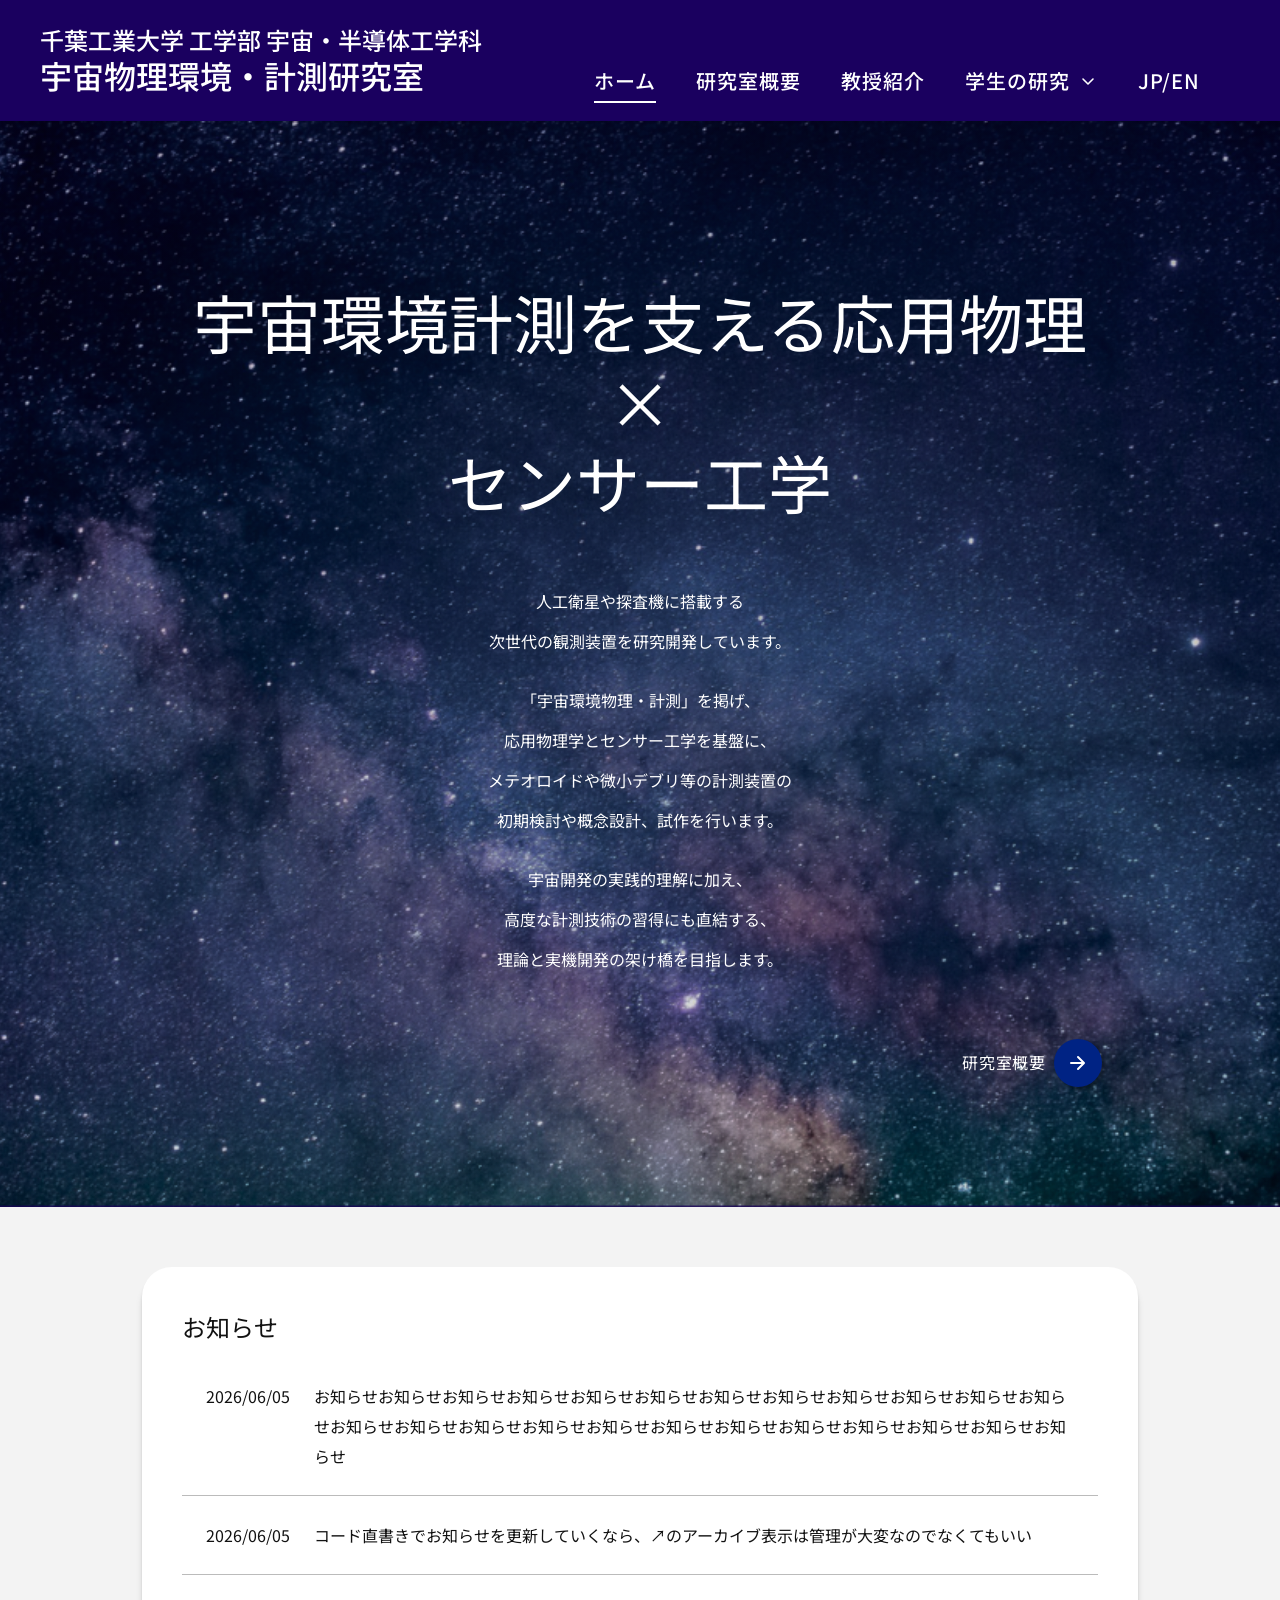
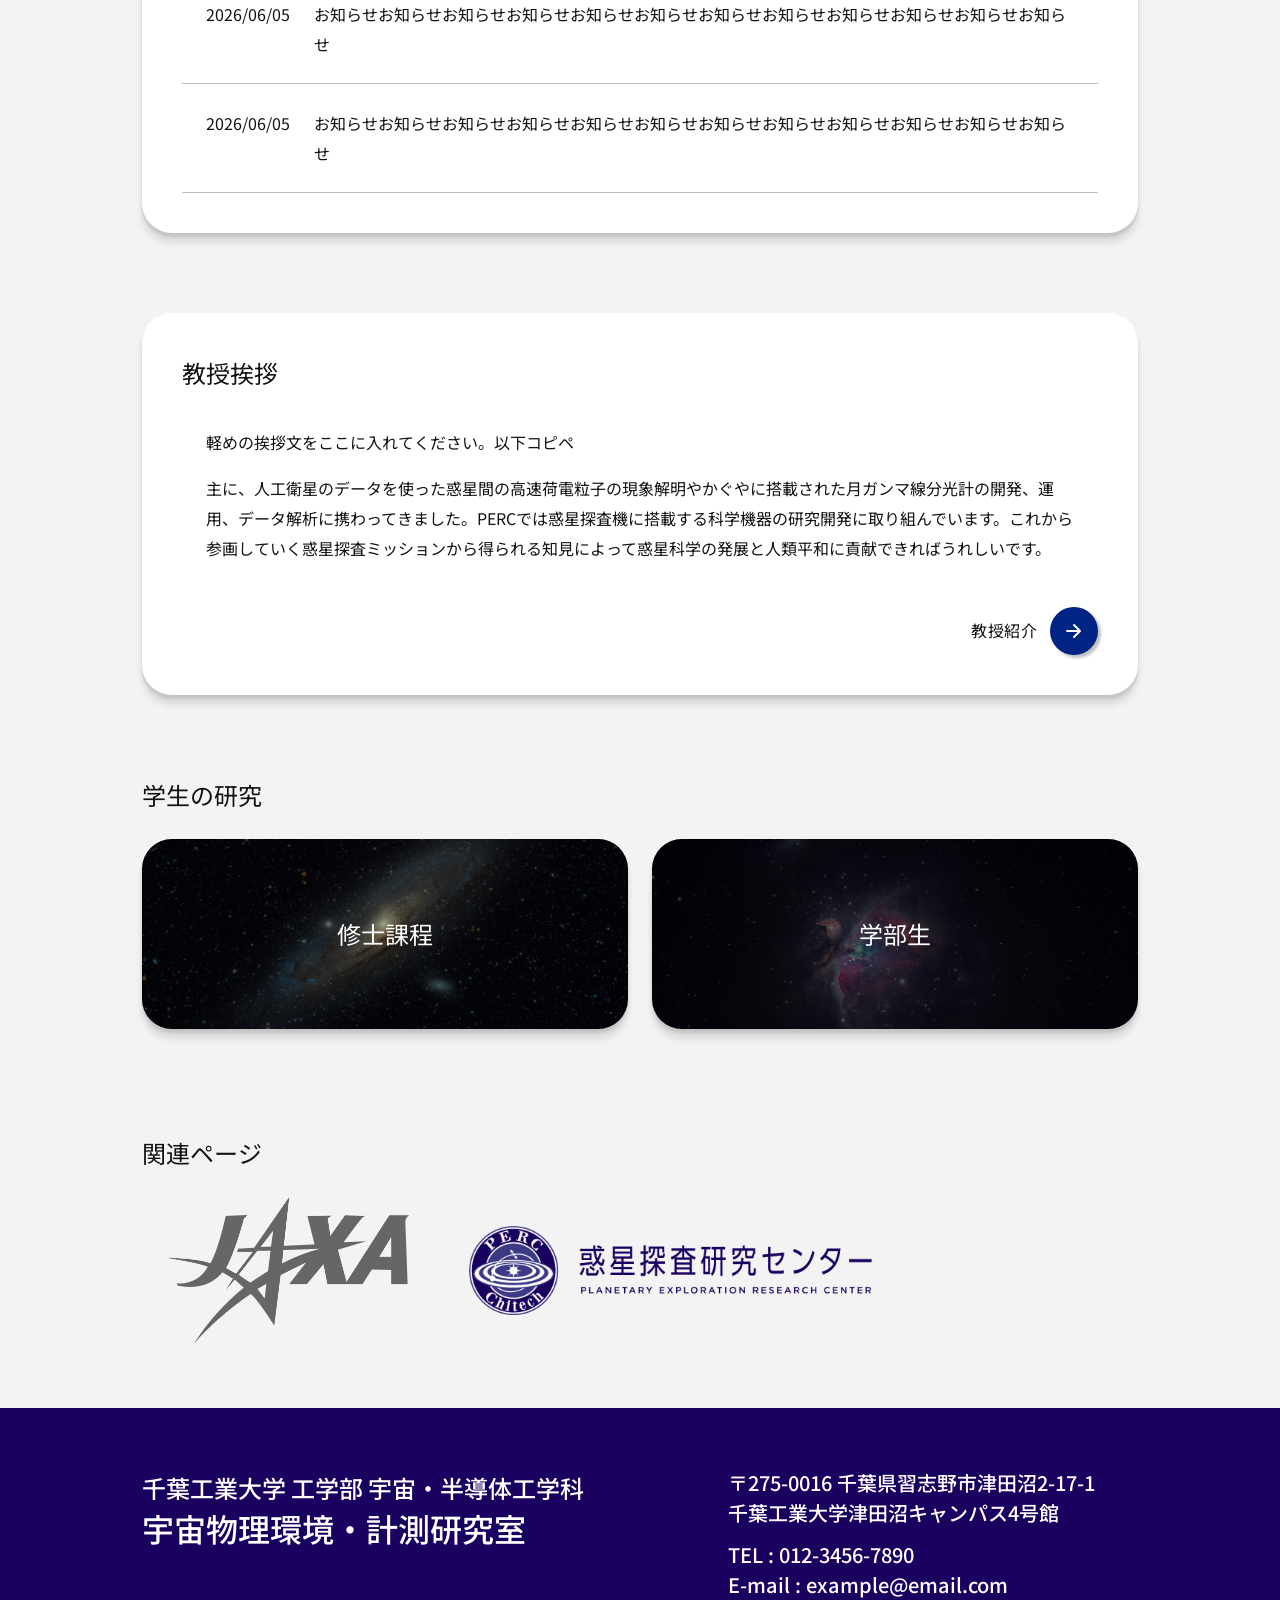
<file: index.html>
<!DOCTYPE html>
<html lang="ja">
<head>
<meta charset="UTF-8">
<meta name="viewport" content="width=device-width, initial-scale=1.0">
<title>宇宙物理環境・計測研究室 | 千葉工業大学</title>
<link rel="preconnect" href="https://fonts.googleapis.com">
<link rel="preconnect" href="https://fonts.gstatic.com" crossorigin>
<link href="https://fonts.googleapis.com/css2?family=Noto+Sans+JP:wght@300;400;500&family=Noto+Sans:wght@400;500&display=swap" rel="stylesheet">
<link rel="stylesheet" href="style.css">
</head>
<body>

<!-- ============ HEADER ============ -->
<div id="site-header"></div>

<!-- ============ HERO ============ -->
<section class="hero" id="about">
  <div class="hero__bg">
    <img src="./images/hero-bg.jpg" alt="">
  </div>
  <h1 class="hero__title">宇宙環境計測を支える応用物理<br>×<br>センサー工学</h1>
  <div class="hero__lead">
    <p data-en="We develop next-generation observation instruments<br>for satellites and exploration spacecraft.">人工衛星や探査機に搭載する<br>次世代の観測装置を研究開発しています。</p>
    <p data-en="Under the theme of 'Space Environment Physics and Measurement,'<br>and grounded in applied physics and sensor engineering,<br>we carry out initial studies, conceptual design, and prototyping<br>of measurement instruments for meteoroids and micro-debris.">「宇宙環境物理・計測」を掲げ、<br>応用物理学とセンサー工学を基盤に、<br>メテオロイドや微小デブリ等の計測装置の<br>初期検討や概念設計、試作を行います。</p>
    <p data-en="Beyond a practical understanding of space development,<br>we aim to bridge theory and real-hardware development,<br>directly fostering mastery of advanced measurement technologies.">宇宙開発の実践的理解に加え、<br>高度な計測技術の習得にも直結する、<br>理論と実機開発の架け橋を目指します。</p>
  </div>
  <div class="hero__cta-row">
    <a class="hero__cta" href="about.html">研究室概要
      <span class="btn-circle">
        <svg viewBox="0 0 24 24" fill="none" aria-hidden="true"><path d="M5 12h12M12 6l6 6-6 6" stroke="#fff" stroke-width="2" stroke-linecap="round" stroke-linejoin="round"/></svg>
      </span>
    </a>
  </div>
</section>

<!-- ============ NEWS ============ -->
<section class="section section--news" id="news">
  <div class="card">
    <div class="card__head">
      <h2>お知らせ</h2>
    </div>
    <div class="news-item">
      <time>2026/06/05</time>
      <p>お知らせお知らせお知らせお知らせお知らせお知らせお知らせお知らせお知らせお知らせお知らせお知らせお知らせお知らせお知らせお知らせお知らせお知らせお知らせお知らせお知らせお知らせお知らせお知らせ</p>
    </div>
    <div class="news-item">
      <time>2026/06/05</time>
      <p>コード直書きでお知らせを更新していくなら、↗️のアーカイブ表示は管理が大変なのでなくてもいい</p>
    </div>
    <div class="news-item">
      <time>2026/06/05</time>
      <p>お知らせお知らせお知らせお知らせお知らせお知らせお知らせお知らせお知らせお知らせお知らせお知らせ</p>
    </div>
    <div class="news-item">
      <time>2026/06/05</time>
      <p>お知らせお知らせお知らせお知らせお知らせお知らせお知らせお知らせお知らせお知らせお知らせお知らせ</p>
    </div>
  </div>
</section>

<!-- ============ PROFESSOR ============ -->
<section class="section section--professor" id="professor">
  <div class="card">
    <div class="card__head">
      <h2>教授挨拶</h2>
    </div>
    <div class="professor__body">
      <p>軽めの挨拶文をここに入れてください。以下コピペ</p>
      <p>主に、人工衛星のデータを使った惑星間の高速荷電粒子の現象解明やかぐやに搭載された月ガンマ線分光計の開発、運用、データ解析に携わってきました。PERCでは惑星探査機に搭載する科学機器の研究開発に取り組んでいます。これから参画していく惑星探査ミッションから得られる知見によって惑星科学の発展と人類平和に貢献できればうれしいです。</p>
    </div>
    <div class="card__foot">
      <a class="card__link" href="professor.html">
        <span>教授紹介</span>
        <span class="btn-circle">
          <svg viewBox="0 0 24 24" fill="none" aria-hidden="true"><path d="M5 12h12M12 6l6 6-6 6" stroke="#fff" stroke-width="2" stroke-linecap="round" stroke-linejoin="round"/></svg>
        </span>
      </a>
    </div>
  </div>
</section>

<!-- ============ STUDENT RESEARCH ============ -->
<section class="section" id="research">
  <h2 class="section__title">学生の研究</h2>
  <div class="research__grid">
    <a class="research-card" href="students-master.html">
      <img src="./images/research-master.jpg" alt="">
      <span>修士課程</span>
    </a>
    <a class="research-card" href="students-undergrad.html">
      <img src="./images/research-undergrad.jpg" alt="">
      <span>学部生</span>
    </a>
  </div>
</section>

<!-- ============ RELATED PAGES ============ -->
<section class="section" id="related">
  <h2 class="section__title">関連ページ</h2>
  <div class="related__logos">
    <a href="https://www.isas.jaxa.jp/" target="_blank" rel="noopener noreferrer">
      <img class="logo-jaxa" src="./images/logo-jaxa.png" alt="JAXA">
    </a>
    <a href="https://www.perc.it-chiba.ac.jp/" target="_blank" rel="noopener noreferrer">
      <img class="logo-perc" src="./images/logo-perc.png" alt="惑星探査研究センター PERC">
    </a>
  </div>
</section>

<!-- ============ FOOTER ============ -->
<div id="site-footer"></div>

<script src="components.js" defer></script>
<script src="script.js" defer></script>
</body>
</html>
</file>
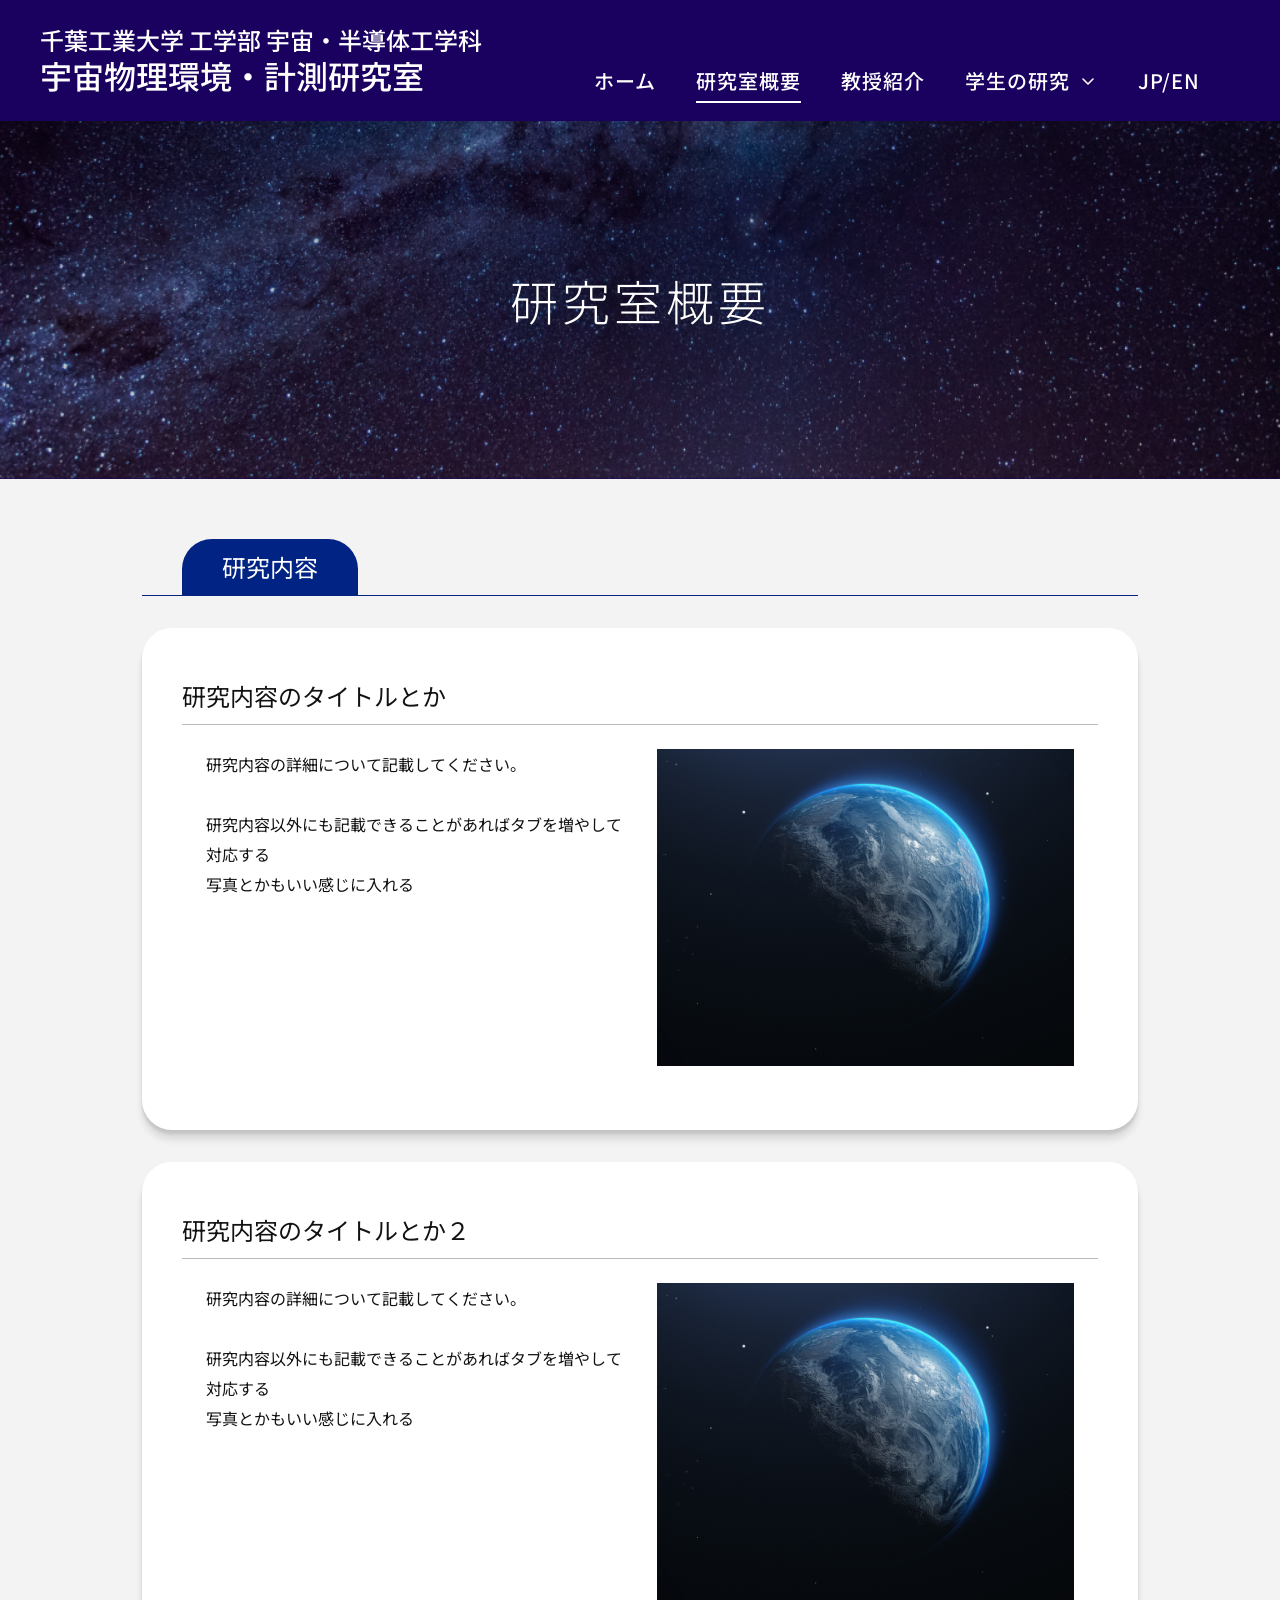
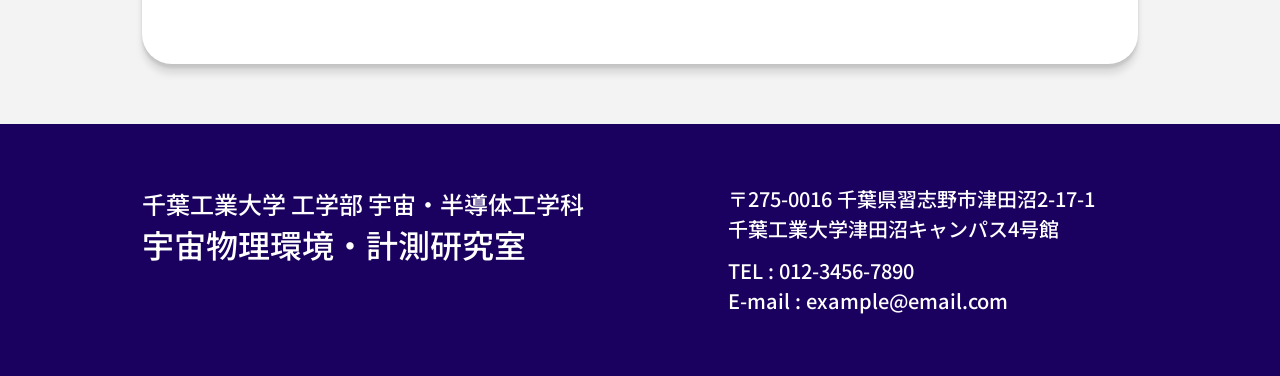
<file: about.html>
<!DOCTYPE html>
<html lang="ja">
<head>
<meta charset="UTF-8">
<meta name="viewport" content="width=device-width, initial-scale=1.0">
<title>研究室概要 | 宇宙物理環境・計測研究室</title>
<link rel="preconnect" href="https://fonts.googleapis.com">
<link rel="preconnect" href="https://fonts.gstatic.com" crossorigin>
<link href="https://fonts.googleapis.com/css2?family=Noto+Sans+JP:wght@300;400;500&family=Noto+Sans:wght@400;500&display=swap" rel="stylesheet">
<link rel="stylesheet" href="style.css">
</head>
<body>

<!-- ============ HEADER ============ -->
<div id="site-header"></div>

<!-- ============ PAGE TITLE BAND ============ -->
<section class="page-hero">
  <div class="page-hero__bg">
    <img src="./images/overview-hero.jpg" alt="">
  </div>
  <h1>研究室概要</h1>
</section>

<!-- ============ OVERVIEW CONTENT ============ -->
<section class="content">
  <div class="tabs">
    <span class="tab is-active">研究内容</span>
  </div>

  <article class="card">
    <h2 class="card__title">研究内容のタイトルとか</h2>
    <div class="card__body">
      <div class="card__text">
        <p>研究内容の詳細について記載してください。</p>
        <p>研究内容以外にも記載できることがあればタブを増やして対応する<br>写真とかもいい感じに入れる</p>
      </div>
      <img class="card__img" src="./images/planet.jpg" alt="">
    </div>
  </article>

  <article class="card">
    <h2 class="card__title">研究内容のタイトルとか２</h2>
    <div class="card__body">
      <div class="card__text">
        <p>研究内容の詳細について記載してください。</p>
        <p>研究内容以外にも記載できることがあればタブを増やして対応する<br>写真とかもいい感じに入れる</p>
      </div>
      <img class="card__img" src="./images/planet.jpg" alt="">
    </div>
  </article>
</section>

<!-- ============ FOOTER ============ -->
<div id="site-footer"></div>

<script src="components.js" defer></script>
<script src="script.js" defer></script>
</body>
</html>
</file>
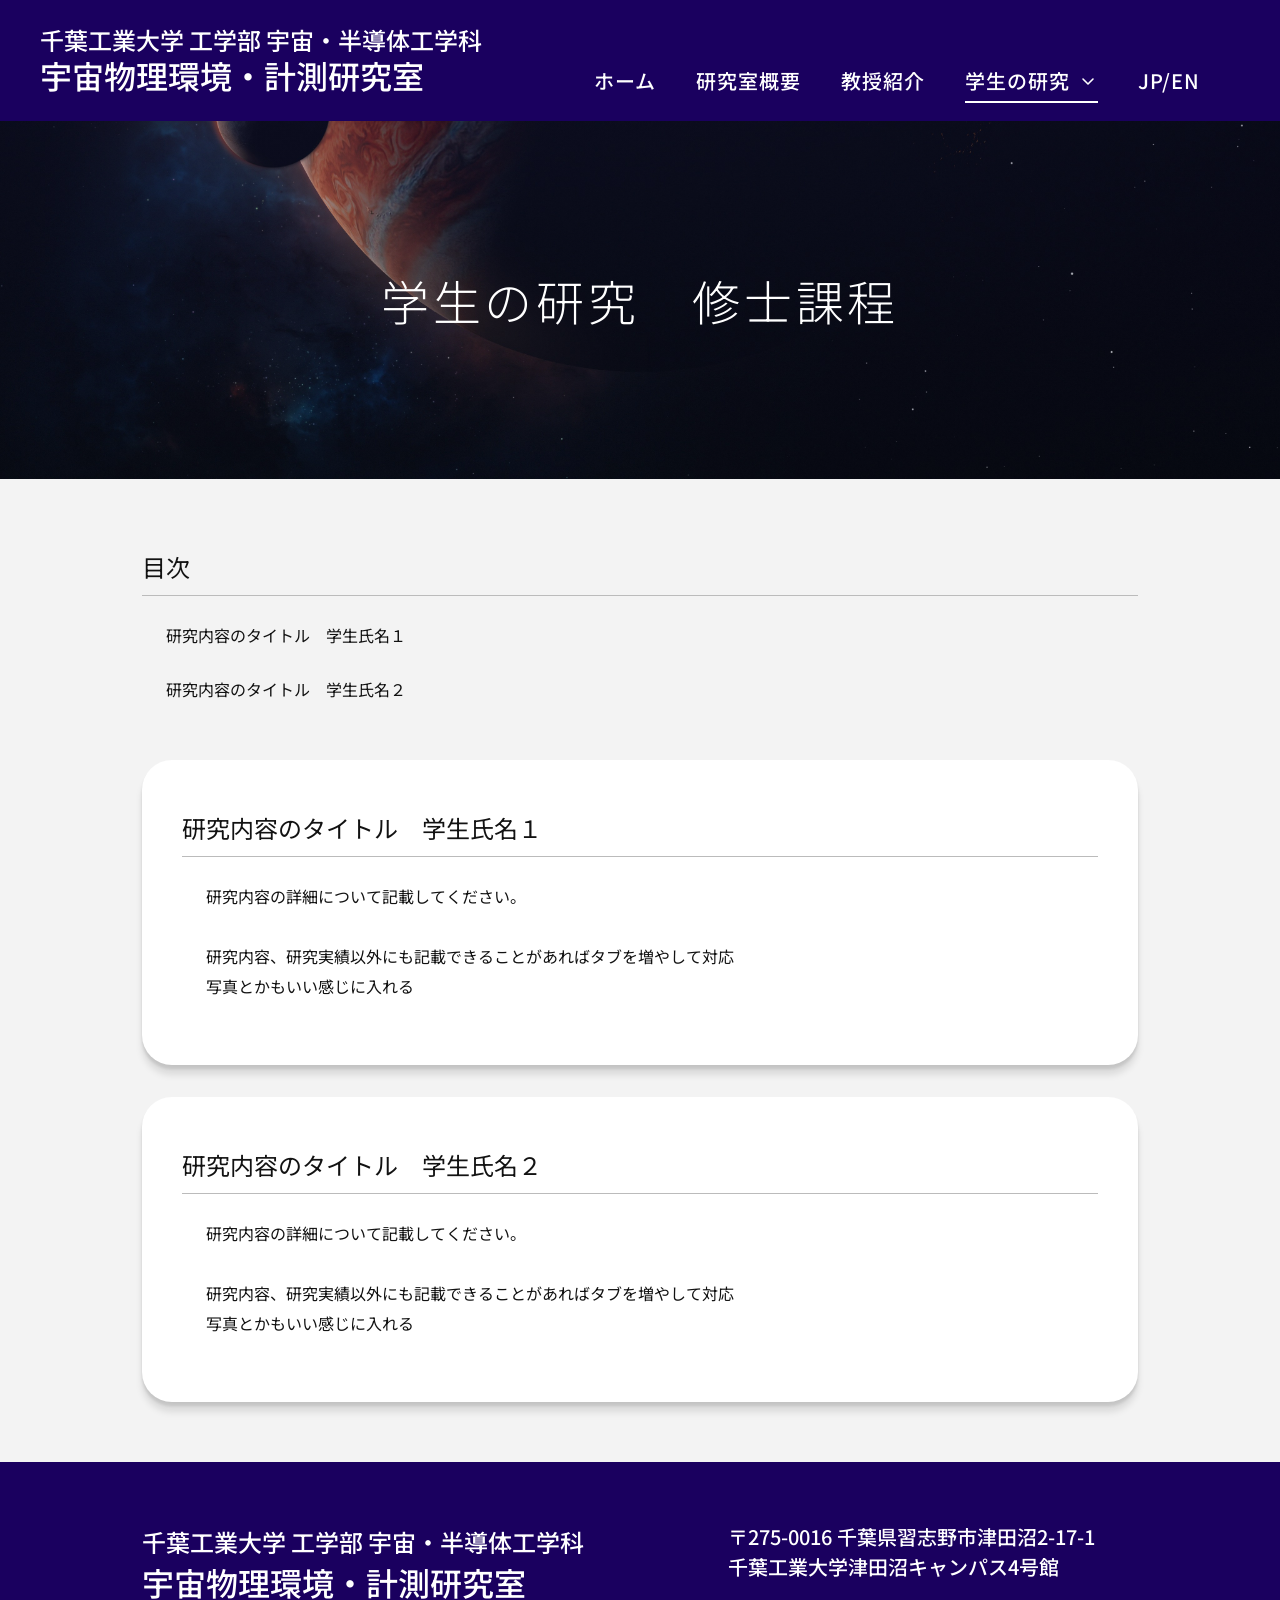
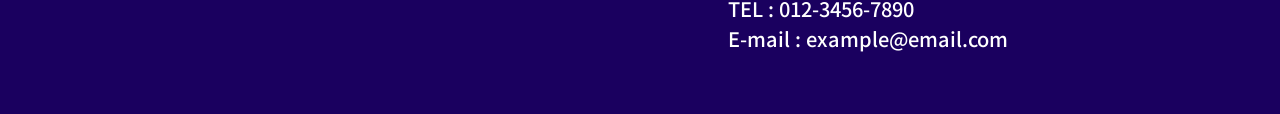
<file: students-master.html>
<!DOCTYPE html>
<html lang="ja">
<head>
<meta charset="UTF-8">
<meta name="viewport" content="width=device-width, initial-scale=1.0">
<title>学生の研究 修士課程 | 宇宙物理環境・計測研究室</title>
<link rel="preconnect" href="https://fonts.googleapis.com">
<link rel="preconnect" href="https://fonts.gstatic.com" crossorigin>
<link href="https://fonts.googleapis.com/css2?family=Noto+Sans+JP:wght@300;400;500&family=Noto+Sans:wght@400;500&display=swap" rel="stylesheet">
<link rel="stylesheet" href="style.css">
</head>
<body>

<!-- ============ HEADER ============ -->
<div id="site-header"></div>

<!-- ============ PAGE TITLE BAND ============ -->
<section class="page-hero">
  <div class="page-hero__bg">
    <img src="./images/students-master-hero.jpg" alt=""
         onerror="this.onerror=null;this.src='./images/overview-hero.jpg'">
  </div>
  <h1>学生の研究　修士課程</h1>
</section>

<!-- ============ CONTENT ============ -->
<section class="content">
  <!-- 目次 -->
  <nav class="toc" aria-label="目次">
    <h2 class="toc__title">目次</h2>
    <ul class="toc__list">
      <li><a href="#research-1">研究内容のタイトル　学生氏名１</a></li>
      <li><a href="#research-2">研究内容のタイトル　学生氏名２</a></li>
    </ul>
  </nav>

  <!-- 研究 1 -->
  <article class="card" id="research-1">
    <h2 class="card__title">研究内容のタイトル　学生氏名１</h2>
    <div class="card__body">
      <div class="card__text">
        <p>研究内容の詳細について記載してください。</p>
        <p>研究内容、研究実績以外にも記載できることがあればタブを増やして対応<br>写真とかもいい感じに入れる</p>
      </div>
    </div>
  </article>

  <!-- 研究 2 -->
  <article class="card" id="research-2">
    <h2 class="card__title">研究内容のタイトル　学生氏名２</h2>
    <div class="card__body">
      <div class="card__text">
        <p>研究内容の詳細について記載してください。</p>
        <p>研究内容、研究実績以外にも記載できることがあればタブを増やして対応<br>写真とかもいい感じに入れる</p>
      </div>
    </div>
  </article>
</section>

<!-- ============ FOOTER ============ -->
<div id="site-footer"></div>

<script src="components.js" defer></script>
<script src="script.js" defer></script>
</body>
</html>
</file>
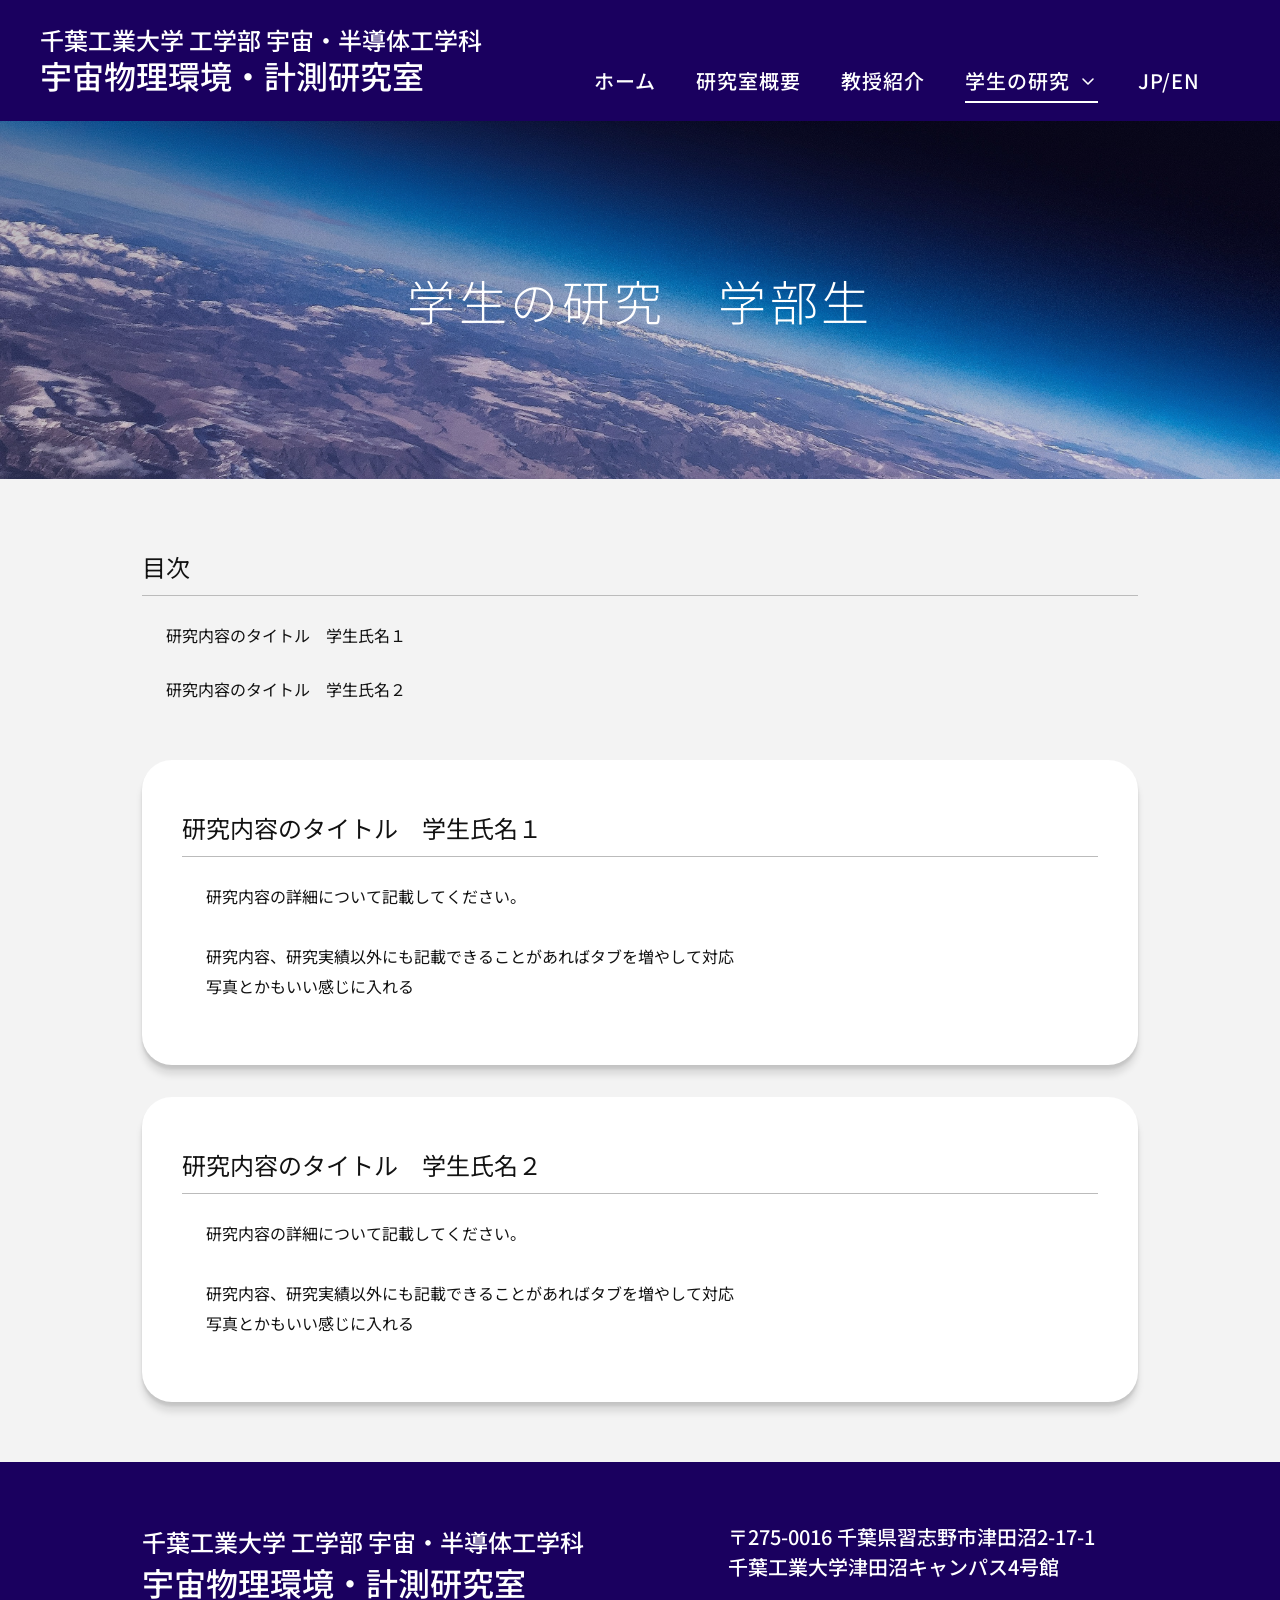
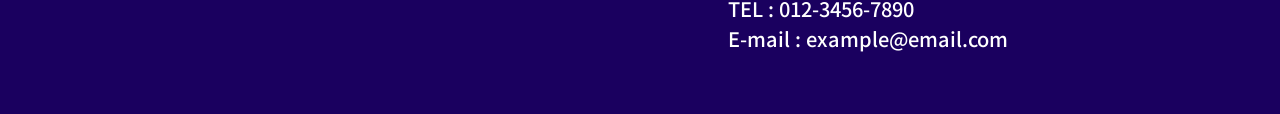
<file: students-undergrad.html>
<!DOCTYPE html>
<html lang="ja">
<head>
<meta charset="UTF-8">
<meta name="viewport" content="width=device-width, initial-scale=1.0">
<title>学生の研究 学部生 | 宇宙物理環境・計測研究室</title>
<link rel="preconnect" href="https://fonts.googleapis.com">
<link rel="preconnect" href="https://fonts.gstatic.com" crossorigin>
<link href="https://fonts.googleapis.com/css2?family=Noto+Sans+JP:wght@300;400;500&family=Noto+Sans:wght@400;500&display=swap" rel="stylesheet">
<link rel="stylesheet" href="style.css">
</head>
<body>

<!-- ============ HEADER ============ -->
<div id="site-header"></div>

<!-- ============ PAGE TITLE BAND ============ -->
<section class="page-hero">
  <div class="page-hero__bg">
    <img src="./images/students-undergrad-hero.jpg" alt=""
         onerror="this.onerror=null;this.src='./images/overview-hero.jpg'">
  </div>
  <h1>学生の研究　学部生</h1>
</section>

<!-- ============ CONTENT ============ -->
<section class="content">
  <!-- 目次 -->
  <nav class="toc" aria-label="目次">
    <h2 class="toc__title">目次</h2>
    <ul class="toc__list">
      <li><a href="#research-1">研究内容のタイトル　学生氏名１</a></li>
      <li><a href="#research-2">研究内容のタイトル　学生氏名２</a></li>
    </ul>
  </nav>

  <!-- 研究 1 -->
  <article class="card" id="research-1">
    <h2 class="card__title">研究内容のタイトル　学生氏名１</h2>
    <div class="card__body">
      <div class="card__text">
        <p>研究内容の詳細について記載してください。</p>
        <p>研究内容、研究実績以外にも記載できることがあればタブを増やして対応<br>写真とかもいい感じに入れる</p>
      </div>
    </div>
  </article>

  <!-- 研究 2 -->
  <article class="card" id="research-2">
    <h2 class="card__title">研究内容のタイトル　学生氏名２</h2>
    <div class="card__body">
      <div class="card__text">
        <p>研究内容の詳細について記載してください。</p>
        <p>研究内容、研究実績以外にも記載できることがあればタブを増やして対応<br>写真とかもいい感じに入れる</p>
      </div>
    </div>
  </article>
</section>

<!-- ============ FOOTER ============ -->
<div id="site-footer"></div>

<script src="components.js" defer></script>
<script src="script.js" defer></script>
</body>
</html>
</file>
<file: style.css>
/* =============================================================
   宇宙物理環境・計測研究室 — 共通スタイルシート
   全ページ共通（index / about / professor / students-master / students-undergrad）
   -------------------------------------------------------------
   1. デザイントークン (:root)
   2. ベース / リセット
   3. 共通コンポーネント（ボタン・ヘッダー・フッター・カード・セクション）
   4. ページ別セクション（ヒーロー / お知らせ / 学生の研究 / 関連ページ /
                          タイトル帯 / 研究内容タブ）
   5. レスポンシブ
   ============================================================= */

/* ---- 1. デザイントークン ------------------------------------ */
:root{
  --navy:#1a005f;          /* ヘッダー・フッター・濃紺 */
  --blue:#002384;          /* ボタン・タブ・アクセント */
  --bg:#f3f3f3;            /* ページ背景 */
  --ink:#121212;           /* 本文テキスト */
  --line:#bbb;             /* 区切り線 */
  --radius:30px;           /* カード角丸 */
  --shadow-card:0 10px 7.5px rgba(0,0,0,.1), 0 4px 3px rgba(0,0,0,.1);
  --pad-side:clamp(20px, 11.1vw, 160px);  /* セクション左右余白 */
  --font-jp:"Noto Sans JP","Hiragino Kaku Gothic ProN","Hiragino Sans","Yu Gothic",Meiryo,sans-serif;
}

/* ---- 2. ベース / リセット ----------------------------------- */
*{box-sizing:border-box;margin:0;padding:0;}
html{scroll-behavior:smooth;}
body{
  font-family:var(--font-jp);
  background:var(--bg);
  color:var(--ink);
  line-height:1.6;
  -webkit-font-smoothing:antialiased;
}
img{display:block;max-width:100%;}
a{text-decoration:none;color:inherit;}

/* ---- 3. 共通コンポーネント ---------------------------------- */

/* 3-1 円形矢印ボタン */
.btn-circle{
  flex:0 0 auto;
  width:48px;height:48px;border-radius:50%;
  background:var(--blue);
  display:inline-flex;align-items:center;justify-content:center;
  box-shadow:3px 3px 3px rgba(0,0,0,.25);
}
.btn-circle svg{width:24px;height:24px;}

/* ページ先頭へ戻るボタン（スマホのみ・下スクロールで右下に出現） */
.to-top{
  position:fixed;right:clamp(16px,4vw,32px);bottom:clamp(16px,4vw,32px);
  width:52px;height:52px;border-radius:50%;border:0;
  background:#fff;cursor:pointer;
  display:none;align-items:center;justify-content:center;
  box-shadow:0 6px 16px rgba(0,0,0,.25);
  opacity:0;visibility:hidden;transform:translateY(12px);
  transition:opacity .25s ease, transform .25s ease, visibility .25s;
  z-index:10;overflow:visible;
}
.to-top.is-visible{opacity:1;visibility:visible;transform:none;}
.to-top:hover{filter:brightness(1.05);transform:translateY(-2px);}
.to-top svg,.to-top img{width:32px;height:32px;display:block;}
/* 先頭へ戻る：クリックでロケットが上へ発射 */
.to-top.is-launching{pointer-events:none;z-index:9999;}
.to-top.is-launching:hover{transform:none;}
.to-top.is-launching img{animation:rocket-blastoff .9s cubic-bezier(.45,0,.85,.3) forwards;}
@keyframes rocket-blastoff{
  0%{transform:translateY(0) scale(1);opacity:1;animation-timing-function:ease-out;}
  16%{transform:translateY(8px) scale(.92);opacity:1;animation-timing-function:cubic-bezier(.4,0,.7,.55);}
  90%{opacity:1;}
  100%{transform:translateY(-125vh) scale(.55);opacity:0;}
}

/* 3-2 ヘッダー */
.site-header{
  background:var(--navy);color:#fff;
  position:relative;z-index:20;
  display:flex;align-items:flex-end;justify-content:space-between;
  gap:24px;flex-wrap:wrap;
  padding:24px 80px 24px 40px;
}
.site-header__title p:first-child{font-weight:500;font-size:24px;line-height:1.3;}
.site-header__title p:last-child {font-weight:500;font-size:32px;line-height:1.3;}
.nav{display:flex;align-items:center;gap:40px;flex-wrap:wrap;}
.nav a,.nav span{
  font-weight:500;font-size:20px;letter-spacing:1px;color:#fff;cursor:pointer;
  transition:opacity .2s;
}
.nav a:hover,.nav .nav__item:hover{opacity:.7;}
.nav .is-active{position:relative;}
.nav .is-active::after{content:"";position:absolute;left:0;right:0;bottom:-6px;height:2px;background:#fff;}
.nav__item{display:inline-flex;align-items:center;gap:8px;}
.nav__item svg{width:20px;height:20px;}

/* 学生の研究 ドロップダウン（ホバー／フォーカスで開く） */
.nav__dropdown{position:relative;}
.nav__dropdown > svg{transition:transform .2s;}
.nav__dropdown:hover > svg,
.nav__dropdown:focus-within > svg{transform:rotate(180deg);}
/* トリガーとメニューの隙間をホバー維持するための透明ブリッジ */
.nav__dropdown::before{content:"";position:absolute;top:100%;left:0;right:0;height:18px;}
.nav__menu{
  position:absolute;top:100%;left:0;margin-top:16px;
  display:flex;flex-direction:column;min-width:170px;
  background:var(--navy);border:1px solid rgba(255,255,255,.18);border-radius:10px;
  padding:6px 0;box-shadow:0 12px 28px rgba(0,0,0,.35);
  opacity:0;visibility:hidden;transform:translateY(-6px);
  transition:opacity .18s ease,transform .18s ease,visibility .18s;
  z-index:100;
}
.nav__dropdown:hover .nav__menu,
.nav__dropdown:focus-within .nav__menu{opacity:1;visibility:visible;transform:translateY(0);}
.nav__menu a{display:block;padding:10px 22px;font-size:16px;font-weight:500;letter-spacing:1px;color:#fff;white-space:nowrap;}
.nav__menu a:hover{opacity:1;background:rgba(255,255,255,.14);}

/* ハンバーガーボタン（モバイルのみ表示） */
.nav-toggle{display:none;position:relative;z-index:20;flex-direction:column;justify-content:center;gap:5px;width:44px;height:44px;padding:9px;background:transparent;border:0;cursor:pointer;}
.nav-toggle span{display:block;width:100%;height:2px;background:#fff;border-radius:2px;}

/* 3-3 フッター */
.site-footer{background:var(--navy);color:#fff;padding:60px var(--pad-side);}
.footer__inner{display:flex;gap:144px;align-items:flex-start;flex-wrap:wrap;}
.footer__title p:first-child{font-weight:500;font-size:24px;line-height:40px;}
.footer__title p:last-child {font-weight:500;font-size:32px;line-height:40px;}
.footer__contact{font-weight:500;font-size:20px;}
.footer__contact p{line-height:30px;}
.footer__contact .footer__block + .footer__block{margin-top:12px;}

/* 3-4 白カード（お知らせ / 教授挨拶 / 研究内容で共有） */
.card{
  background:#fff;border-radius:var(--radius);padding:40px;
  box-shadow:var(--shadow-card);
}
/* 見出し＋リンクのヘッダー行（index） */
.card__head{display:flex;align-items:center;justify-content:space-between;gap:16px;flex-wrap:wrap;margin-bottom:10px;}
.card__head h2{font-size:24px;font-weight:400;line-height:40px;}
.card__link{display:inline-flex;align-items:center;gap:12px;cursor:pointer;}
.card__link > span:not(.btn-circle){font-size:16px;letter-spacing:.8px;}
.card__foot{display:flex;justify-content:flex-end;margin-top:20px;}
/* 下線付きタイトル＋本文行（about） */
.card__title{font-size:24px;font-weight:400;line-height:40px;border-bottom:1px solid var(--line);padding:8px 0;}
.card__body{display:flex;gap:24px;padding:24px;align-items:flex-start;}
.card__text{flex:1;min-width:0;font-size:16px;line-height:30px;}
.card__text p + p{margin-top:30px;}
.card__img{flex:0 0 auto;width:417px;height:317px;object-fit:cover;}

/* 3-5 セクション枠 */
.section{padding:40px var(--pad-side);}
.section--news{padding-top:60px;}
.section__title{font-size:24px;font-weight:400;line-height:40px;}

/* ---- 4. ページ別セクション ---------------------------------- */

/* 4-1 TOP: ヒーロー */
.hero{
  position:relative;overflow:hidden;
  background:var(--navy);color:#fff;text-align:center;
  display:flex;flex-direction:column;align-items:center;gap:60px;
  padding:160px clamp(20px,13.9vw,200px) 120px;
}
.hero__bg{position:absolute;inset:0;z-index:0;}
.hero__bg img{width:100%;height:100%;object-fit:cover;object-position:bottom;}
.hero__bg::after{content:"";position:absolute;inset:0;background:linear-gradient(180deg,rgba(10,4,40,.25),rgba(10,4,40,.10));}
.hero > :not(.hero__bg){position:relative;z-index:1;}   /* 背景以外を前面に */
.hero__title{font-weight:400;font-size:clamp(26px,5.2vw,64px);line-height:1.25;word-break:keep-all;overflow-wrap:break-word;}
.hero__lead{font-weight:400;font-size:16px;line-height:2.5;max-width:780px;}
.hero__lead p + p{margin-top:1.2em;}
.hero__cta-row{width:100%;display:flex;justify-content:flex-end;}
.hero__cta{display:inline-flex;align-items:center;gap:8px;color:#fff;font-size:16px;letter-spacing:.8px;}

/* 4-2 TOP: お知らせ */
.news-item{
  display:flex;gap:24px;padding:24px;
  border-bottom:1px solid var(--line);
  font-size:16px;line-height:30px;
}
.news-item time{flex:0 0 auto;white-space:nowrap;}
.news-item p{flex:1;min-width:0;}

/* 4-3 TOP: 教授挨拶 本文 */
.professor__body{padding:24px;font-size:16px;line-height:30px;}
.professor__body p + p{margin-top:1em;}

/* 4-4 TOP: 学生の研究 */
.research__grid{display:flex;gap:24px;padding:24px 0;}
.research-card{
  position:relative;flex:1 1 0;overflow:hidden;border-radius:var(--radius);
  display:flex;align-items:center;justify-content:center;
  padding:80px 24px;min-height:160px;box-shadow:var(--shadow-card);
}
.research-card img{position:absolute;inset:0;width:100%;height:100%;object-fit:cover;z-index:0;}
.research-card::after{content:"";position:absolute;inset:0;background:rgba(8,4,30,.25);z-index:1;}
.research-card span{position:relative;z-index:2;color:#fff;font-size:24px;line-height:30px;text-align:center;}

/* 4-5 TOP: 関連ページ */
.related__logos{display:flex;align-items:center;gap:60px;padding:24px;flex-wrap:wrap;}
.related__logos .logo-jaxa{max-height:147px;width:auto;height:auto;}
.related__logos .logo-perc{max-height:89px;width:auto;height:auto;}

/* 4-6 about: タイトル帯 */
.page-hero{
  position:relative;overflow:hidden;
  background:var(--navy);color:#fff;text-align:center;
  display:flex;align-items:center;justify-content:center;
  padding:clamp(80px,11vw,160px) clamp(20px,13.9vw,200px);
}
.page-hero__bg{position:absolute;inset:0;z-index:0;}
.page-hero__bg img{width:100%;height:100%;object-fit:cover;object-position:bottom;}
.page-hero__bg::after{content:"";position:absolute;inset:0;background:linear-gradient(180deg,rgba(10,4,40,.30),rgba(10,4,40,.15));}
.page-hero h1{position:relative;z-index:1;font-weight:300;font-size:clamp(28px,4.6vw,48px);letter-spacing:.08em;}

/* 4-7 コンテンツラッパ（about / professor）＋研究内容タブ */
.content{background:var(--bg);padding:60px var(--pad-side);display:flex;flex-direction:column;gap:32px;}
.tabs{display:flex;align-items:flex-end;border-bottom:1px solid var(--blue);padding-left:40px;}
.tab{font-size:24px;line-height:40px;padding:8px 40px;color:var(--ink);border-radius:30px 30px 0 0;cursor:pointer;user-select:none;}
.tab.is-active{background:var(--blue);color:#fff;}
/* タブで切り替わる本文パネル */
.tab-panel{display:flex;flex-direction:column;gap:32px;}
.tab-panel[hidden]{display:none;}

/* 4-8 学生の研究（修士課程 / 学部生）: 目次 */
.toc__title{font-size:24px;font-weight:400;line-height:40px;border-bottom:1px solid var(--line);padding:8px 0;}
.toc__list{list-style:none;padding:24px;display:flex;flex-direction:column;gap:24px;}
.toc__list a{font-size:16px;line-height:30px;color:var(--ink);}
.toc__list a:hover{text-decoration:underline;}

/* ---- 5. レスポンシブ ---------------------------------------- */
@media (max-width:900px){
  /* ヘッダー: ハンバーガーメニュー */
  .site-header{flex-direction:row;align-items:center;justify-content:space-between;flex-wrap:nowrap;padding:16px clamp(16px,5vw,40px);}
  .nav-toggle{display:flex;}
  .to-top{display:flex;}
  .nav{
    display:flex;
    position:fixed;inset:0;z-index:15;
    flex-direction:column;align-items:stretch;gap:0;
    background:var(--navy);
    padding:100px 0 48px;
    overflow-y:auto;
    /* 閉じている状態（フェード＋スライドのため display:none は使わない） */
    opacity:0;visibility:hidden;transform:translateY(-20px);
    transition:opacity .28s ease, transform .28s ease, visibility .28s;
  }
  .site-header.is-open .nav{opacity:1;visibility:visible;transform:none;}
  .site-header.is-open .site-header__title{visibility:hidden;}
  .nav > a,.nav > .nav__item{font-size:20px;width:100%;padding:20px 40px;}
  .nav .is-active::after{display:none;}
  /* 学生の研究サブメニューは展開表示。見出し自体は非クリック扱い */
  .nav__dropdown{flex-wrap:wrap;}
  .nav .nav__dropdown{cursor:default;}
  .nav .nav__dropdown:hover{opacity:1;}
  .nav__dropdown:hover > svg,
  .nav__dropdown:focus-within > svg{transform:none;}
  .nav__dropdown::before{content:none;}
  .nav__menu{position:static;flex-basis:100%;min-width:0;opacity:1;visibility:visible;transform:none;margin:0;padding:0;background:transparent;border:0;border-radius:0;box-shadow:none;}
  .nav__menu a{padding:14px 0 14px 64px;font-size:20px;}

  .hero{padding:90px clamp(20px,8vw,80px) 70px;gap:36px;}
  .hero__title{word-break:normal;}
  .hero__lead{line-height:2.1;}

  .card{padding:24px;}
  .card__body{flex-direction:column;padding:8px 0;}
  .card__img{width:100%;height:auto;aspect-ratio:417 / 317;}

  .research__grid{flex-direction:column;}

  .tabs{padding-left:12px;}
  .tab{padding:8px 24px;font-size:20px;}

  .footer__inner{gap:32px;}
}
@media (max-width:560px){
  .site-header__title p:first-child{font-size:12px;}
  .site-header__title p:last-child {font-size:16px;}

  .hero__cta-row{justify-content:flex-end;}
  .hero__title{font-size:20px;}
  .hero__lead{font-size:12px;text-align:left;}
  .hero__cta{font-size:16px;}

  .section--news, .section--professor{padding-left:32px;padding-right:32px;}
  .card__head h2{font-size:20px;}
  .section__title{font-size:20px;}
  .news-item{flex-direction:column;gap:8px;padding:12px;font-size:14px;line-height:26px;}
  .professor__body{font-size:14px;line-height:26px;padding:12px;}
  .research__grid{gap:12px;}
  .research-card{padding-top:60px;padding-bottom:60px;}
  .research-card span{font-size:16px;}
  .related__logos{gap:12px;}

  /* セクション間の余白を縮小 */
  .hero{padding-bottom:48px;}
  .section{padding-top:24px;padding-bottom:24px;}
  .section--news{padding-top:24px;}
  .content{padding-top:32px;padding-bottom:32px;}

  /* 他ページ（研究室概要・教授紹介・学生の研究）のテキスト */
  .page-hero h1{font-size:24px;}
  .card__title{font-size:20px;}
  .card__text{font-size:14px;line-height:26px;}
  .toc__title{font-size:20px;}
  .toc__list a{font-size:14px;}

  .footer__title p:first-child{font-size:12px;line-height:1.4;}
  .footer__title p:last-child {font-size:16px;line-height:1.4;}
  .footer__contact{font-size:14px;}
  .footer__contact p{line-height:1.7;}
}
</file>
